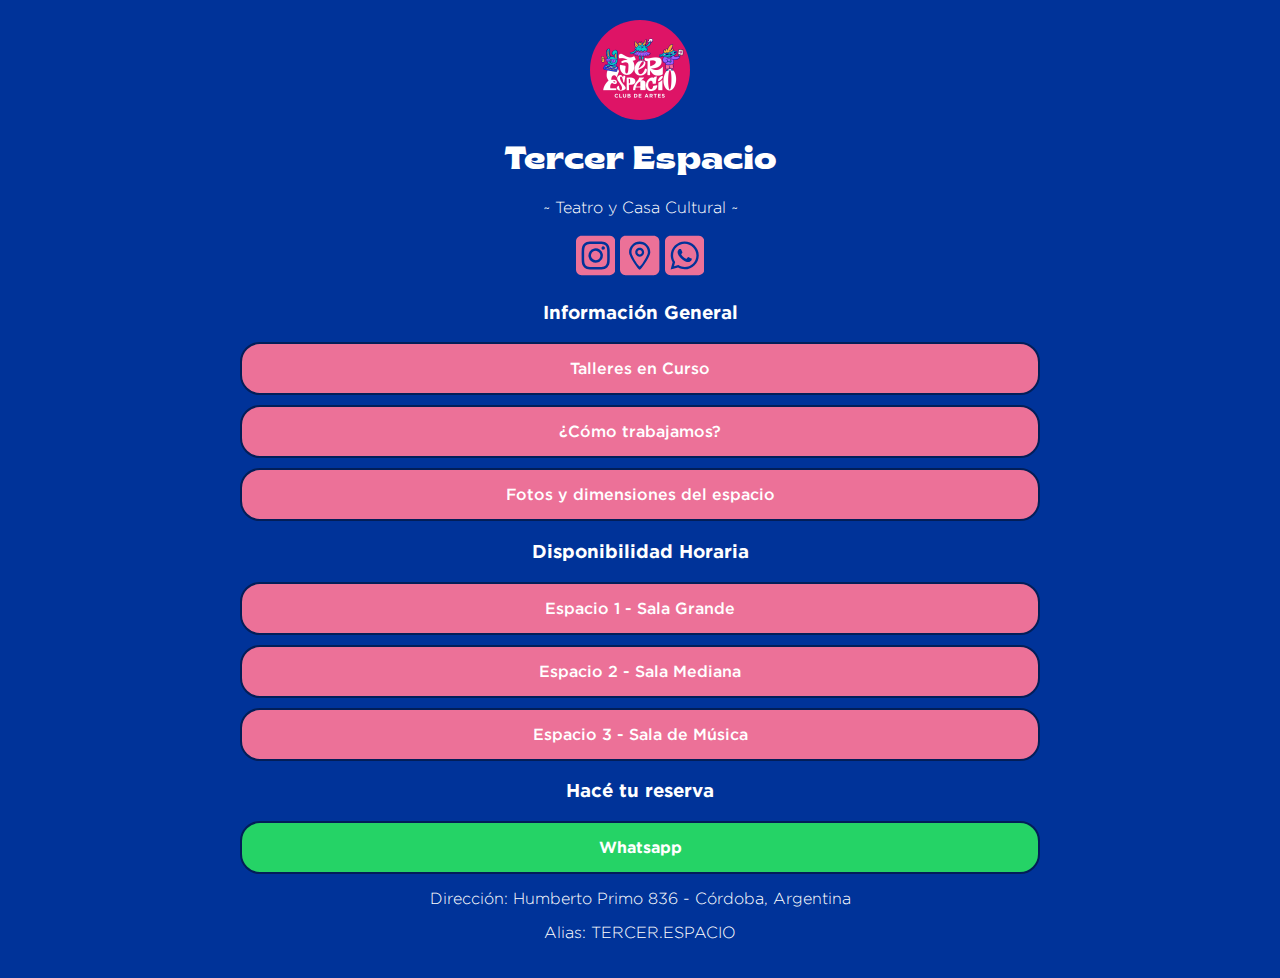
<file: index.html>
<!DOCTYPE html>
<html lang="es">
  <head>
    <meta
      name="description"
      content="Links útiles de Tercer Espacio, un espacio cultural con salas disponibles para ensayos artisticos y eventos."
    />
    <meta
      name="keywords"
      content="Tercer Espacio, teatro, Córdoba, ensayos, eventos, arte"
    />
    <meta charset="UTF-8" />
    <meta name="viewport" content="width=device-width, initial-scale=1.0" />
    <title>Tercer Espacio - Links</title>
    <link rel="stylesheet" href="styles.css" />
    <link
      rel="apple-touch-icon"
      sizes="180x180"
      href="assets/favicon/apple-touch-icon.png"
    />
    <link
      rel="icon"
      type="image/png"
      sizes="32x32"
      href="assets/favicon/favicon-32x32.png"
    />
    <link
      rel="icon"
      type="image/png"
      sizes="16x16"
      href="assets/favicon/favicon-16x16.png"
    />
  </head>
  <body>
    <div class="container">
      <div class="profile">
        <img
          src="assets/profile-picture.png"
          alt="Logo de Tercer Espacio"
          class="profile-picture"
        />
        <h1 class="brand-name">Tercer Espacio</h1>
        <p>~ Teatro y Casa Cultural ~</p>
        <div class="social-icons">
          <a
            href="https://www.instagram.com/tercerespacio.cultura/"
            class="social-media-icon"
            target="_blank"
            rel="noopener noreferrer"
          >
            <svg xmlns="http://www.w3.org/2000/svg" viewBox="0 0 448 512">
              <path
                d="M194.4 211.7a53.3 53.3 0 1 0 59.3 88.7 53.3 53.3 0 1 0 -59.3-88.7zm142.3-68.4c-5.2-5.2-11.5-9.3-18.4-12c-18.1-7.1-57.6-6.8-83.1-6.5c-4.1 0-7.9 .1-11.2 .1c-3.3 0-7.2 0-11.4-.1c-25.5-.3-64.8-.7-82.9 6.5c-6.9 2.7-13.1 6.8-18.4 12s-9.3 11.5-12 18.4c-7.1 18.1-6.7 57.7-6.5 83.2c0 4.1 .1 7.9 .1 11.1s0 7-.1 11.1c-.2 25.5-.6 65.1 6.5 83.2c2.7 6.9 6.8 13.1 12 18.4s11.5 9.3 18.4 12c18.1 7.1 57.6 6.8 83.1 6.5c4.1 0 7.9-.1 11.2-.1c3.3 0 7.2 0 11.4 .1c25.5 .3 64.8 .7 82.9-6.5c6.9-2.7 13.1-6.8 18.4-12s9.3-11.5 12-18.4c7.2-18 6.8-57.4 6.5-83c0-4.2-.1-8.1-.1-11.4s0-7.1 .1-11.4c.3-25.5 .7-64.9-6.5-83l0 0c-2.7-6.9-6.8-13.1-12-18.4zm-67.1 44.5A82 82 0 1 1 178.4 324.2a82 82 0 1 1 91.1-136.4zm29.2-1.3c-3.1-2.1-5.6-5.1-7.1-8.6s-1.8-7.3-1.1-11.1s2.6-7.1 5.2-9.8s6.1-4.5 9.8-5.2s7.6-.4 11.1 1.1s6.5 3.9 8.6 7s3.2 6.8 3.2 10.6c0 2.5-.5 5-1.4 7.3s-2.4 4.4-4.1 6.2s-3.9 3.2-6.2 4.2s-4.8 1.5-7.3 1.5l0 0c-3.8 0-7.5-1.1-10.6-3.2zM448 96c0-35.3-28.7-64-64-64H64C28.7 32 0 60.7 0 96V416c0 35.3 28.7 64 64 64H384c35.3 0 64-28.7 64-64V96zM357 389c-18.7 18.7-41.4 24.6-67 25.9c-26.4 1.5-105.6 1.5-132 0c-25.6-1.3-48.3-7.2-67-25.9s-24.6-41.4-25.8-67c-1.5-26.4-1.5-105.6 0-132c1.3-25.6 7.1-48.3 25.8-67s41.5-24.6 67-25.8c26.4-1.5 105.6-1.5 132 0c25.6 1.3 48.3 7.1 67 25.8s24.6 41.4 25.8 67c1.5 26.3 1.5 105.4 0 131.9c-1.3 25.6-7.1 48.3-25.8 67z"
              />
            </svg>
          </a>
          <a
            href="https://maps.app.goo.gl/5aDU4EPv2vWbTUrm8"
            class="social-media-icon"
            target="_blank"
            rel="noopener noreferrer"
          >
          <svg viewBox="0 0 448 512" xmlns="http://www.w3.org/2000/svg">
            <path d="m 223.96,125.21 c -53.62,0 -93.26,39.64 -93.26,93.26 0,40.65 77.19,161.4 93.26,161.4 15.87,0 93.26,-121.33 93.26,-161.4 0,-53.62 -39.64,-93.26 -93.26,-93.26 z m 0,143.8 c -26.91,0 -50.54,-23.64 -50.54,-50.54 0,-26.91 23.64,-50.54 50.54,-50.54 26.91,0 50.54,23.64 50.54,50.54 0,26.91 -23.64,50.54 -50.54,50.54 z m 0,-75.86 c -11.8,0 -25.21,9.37 -25.21,25.31 0,15.53 13.54,25.21 25.21,25.21 14.89,0 25.31,-12.36 25.31,-25.21 0,-12.22 -9.67,-25.31 -25.31,-25.31 z M 384,32 H 64 C 26.93,32 0,60.78 0,96 v 320 c 0,37.68 28.17,64 64,64 h 320 c 38.92,0 64,-31.87 64,-64 V 96 C 448.23,57.69 416.13,32 384,32 Z M 223.96,416.73 c -19.36,0 -120.64,-149.48 -120.64,-198.26 0,-64.46 56.18,-120.64 120.64,-120.64 64.46,0 120.64,56.18 120.64,120.64 -0.19,48.2 -101.67,198.46 -120.64,198.26 z"/>
          </svg>
          </a>
          <a
            href="https://wa.me/+5493518119701?text=Hola!%20Me%20gustar%C3%ADa%20consultarles%20por%20"
            class="social-media-icon"
            target="_blank"
            rel="noopener noreferrer"
          >
            <svg xmlns="http://www.w3.org/2000/svg" viewBox="0 0 448 512">
              <path
                d="M92.1 254.6c0 24.9 7 49.2 20.2 70.1l3.1 5-13.3 48.6L152 365.2l4.8 2.9c20.2 12 43.4 18.4 67.1 18.4h.1c72.6 0 133.3-59.1 133.3-131.8c0-35.2-15.2-68.3-40.1-93.2c-25-25-58-38.7-93.2-38.7c-72.7 0-131.8 59.1-131.9 131.8zM274.8 330c-12.6 1.9-22.4 .9-47.5-9.9c-36.8-15.9-61.8-51.5-66.9-58.7c-.4-.6-.7-.9-.8-1.1c-2-2.6-16.2-21.5-16.2-41c0-18.4 9-27.9 13.2-32.3c.3-.3 .5-.5 .7-.8c3.6-4 7.9-5 10.6-5c2.6 0 5.3 0 7.6 .1c.3 0 .5 0 .8 0c2.3 0 5.2 0 8.1 6.8c1.2 2.9 3 7.3 4.9 11.8c3.3 8 6.7 16.3 7.3 17.6c1 2 1.7 4.3 .3 6.9c-3.4 6.8-6.9 10.4-9.3 13c-3.1 3.2-4.5 4.7-2.3 8.6c15.3 26.3 30.6 35.4 53.9 47.1c4 2 6.3 1.7 8.6-1c2.3-2.6 9.9-11.6 12.5-15.5c2.6-4 5.3-3.3 8.9-2s23.1 10.9 27.1 12.9c.8 .4 1.5 .7 2.1 1c2.8 1.4 4.7 2.3 5.5 3.6c.9 1.9 .9 9.9-2.4 19.1c-3.3 9.3-19.1 17.7-26.7 18.8zM448 96c0-35.3-28.7-64-64-64H64C28.7 32 0 60.7 0 96V416c0 35.3 28.7 64 64 64H384c35.3 0 64-28.7 64-64V96zM148.1 393.9L64 416l22.5-82.2c-13.9-24-21.2-51.3-21.2-79.3C65.4 167.1 136.5 96 223.9 96c42.4 0 82.2 16.5 112.2 46.5c29.9 30 47.9 69.8 47.9 112.2c0 87.4-72.7 158.5-160.1 158.5c-26.6 0-52.7-6.7-75.8-19.3z"
              />
            </svg>
          </a>
        </div>
      </div>
      <h3>Información General</h3>
      <div class="links">
        <a href="talleres/index.html"> Talleres en Curso</a>
        <a
          href="https://drive.google.com/file/d/1q9fUAtGcjSjz7gNuPGuWBpeu7rSgCCp8/view"
        >
          ¿Cómo trabajamos?</a
        >
        <a
          href="https://drive.google.com/file/d/1rr7gzHakELS6Se6ycWI_bu9gW1nGNzhf/view"
        >
          Fotos y dimensiones del espacio</a
        >
      </div>
      <h3>Disponibilidad Horaria</h3>
      <div class="links">
        <a href="horarios/espacio-1.html"> Espacio 1 - Sala Grande</a>
        <a href="horarios/espacio-2.html"> Espacio 2 - Sala Mediana</a>
        <a href="horarios/espacio-3.html"> Espacio 3 - Sala de Música</a>
      </div>
      <h3>Hacé tu reserva</h3>
      <div class="links">
        <a
          href="https://wa.me/+5493518119701?text=Hola!%20Me%20gustar%C3%ADa%20consultarles%20por%20"
          id="wpp-btn"
          target="_blank"
          rel="noopener noreferrer"
          >Whatsapp</a
        >
      </div>
      <p>Dirección: Humberto Primo 836 - Córdoba, Argentina</p>
      <p>Alias: TERCER.ESPACIO</p>
    </div>
  </body>
</html>
</file>
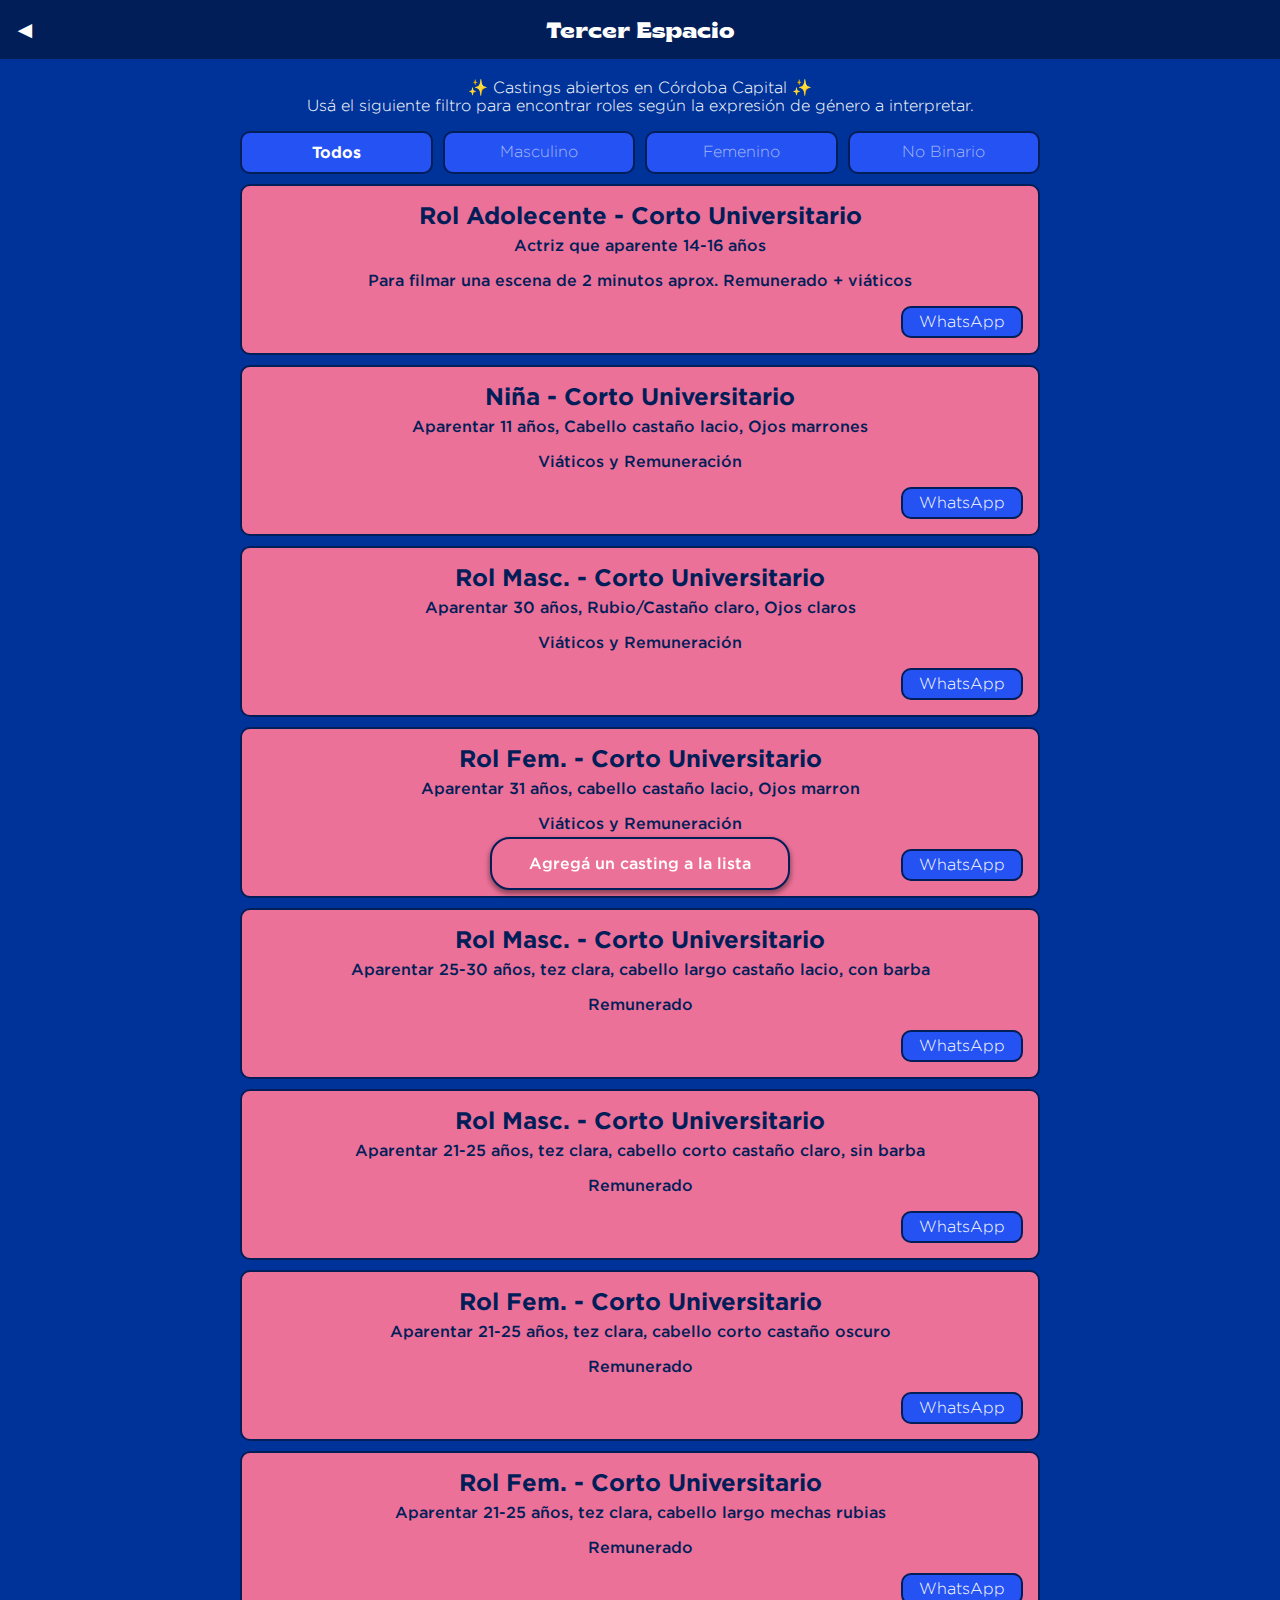
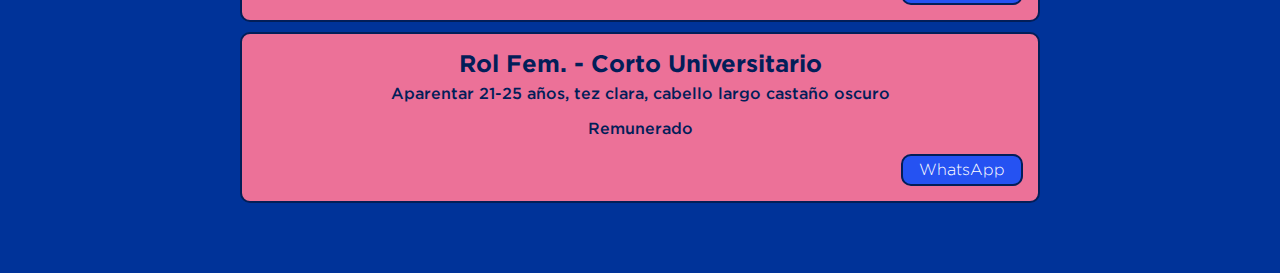
<file: castings/index.html>
<!DOCTYPE html>
<html lang="es">

<head>
  <meta charset="UTF-8" />
  <meta name="viewport" content="width=device-width, initial-scale=1.0" />
  <meta name="description"
    content="Información sobre Tercer Espacio, un espacio cultural con salas disponibles para ensayos artisticos y eventos." />
  <meta name="keywords" content="Tercer Espacio, teatro, Córdoba, ensayos, eventos, arte" />
  <title>Tercer Espacio - Castings</title>
  <link rel="stylesheet" href="../styles.css" />
  <link rel="apple-touch-icon" sizes="180x180" href="../assets/favicon/apple-touch-icon.png" />
  <link rel="icon" type="image/png" sizes="32x32" href="../assets/favicon/favicon-32x32.png" />
  <link rel="icon" type="image/png" sizes="16x16" href="../assets/favicon/favicon-16x16.png" />
</head>
<script src="castings.js"></script>

<body>
  <div class="navbar">
    <a href="https://tercerespacio.com.ar/" class="nav-back">◄</a>
    <span class="brand-name nav-title">Tercer Espacio</span>
  </div>
  <div class="container navbar-margin">
    <p>
      ✨ Castings abiertos en Córdoba Capital ✨ </br>
      Usá el siguiente filtro para encontrar roles según la expresión de género a interpretar.
    </p>
    <div class="filter-container">
      <label class="filter-option">
        <input type="radio" name="role-filter" value="any" checked="true" id="defaultGenderOption">
        <span>Todos</span>
      </label>
      <label class="filter-option">
        <input type="radio" name="role-filter" value="male">
        <span>Masculino</span>
      </label>
      <label class="filter-option">
        <input type="radio" name="role-filter" value="female">
        <span>Femenino</span>
      </label>
      <label class="filter-option">
        <input type="radio" name="role-filter" value="non-binary">
        <span>No Binario</span>
      </label>
    </div>
    <div id="castings-container">
      <!-- Esto se llena con el script de ./castings.js -->
    </div>
    <div class="links floating-btn">
      <a href="https://wa.me/+5493518119701?text=Hola%20Tercer%20Espacio%21%20Les%20mando%20un%20casting%20para%20sumar%20a%20su%20p%C3%A1gina%3A%0A_%28y%20soy%20consciente%20de%20que%20s%C3%B3lo%20se%20publican%20castings%20que%20paguen%20al%20menos%20vi%C3%A1ticos%29_%0A%0A%2AT%C3%ADtulo%20de%20la%20propuesta%3A%2A%20%0A%2AFisic%20to%20rol%3A%2A%20%28opcional%29%0A%2ADescripci%C3%B3n%20de%20la%20propuesta%3A%2A%20%0A%2ATel%C3%A9fono%20de%20contacto%3A%2A%20%0A%2AInfo%20necesaria%20para%20aplicar%3A%2A%20Fotos%20de%20cara%20y%20cuerpo%20completo%0A%2ALink%20con%20m%C3%A1s%20informaci%C3%B3n%3A%2A%20%28opcional%29%0A%2ARemuneraci%C3%B3n%3A%2A%20Vi%C3%A1ticos%0A%2AFecha%20de%20vencimiento%20de%20la%20publicaci%C3%B3n%3A%2A%20"
        target="_blank" rel="noopener noreferrer" class="box-shadow">Agregá un casting a la lista</a>
    </div>
  </div>
  </div>
</body>

<style>
  .filter-container {
    display: flex;
    flex-wrap: wrap;
    width: 100%;
    gap: 10px;
  }

  .filter-option {
    flex: 1;
    padding: 10px;
    border-radius: 10px;
    border: 2px solid #021e58;
    background-color: #2552f2;
    color: #a3b7f4;
    cursor: pointer;
    text-align: center;
    transition: background-color 0.18s ease;
    min-width: max-content;
  }

  .filter-option:hover {
    background-color: #7a8af4;
  }

  .filter-option input[type="radio"] {
    display: none;
  }

  .filter-option input[type="radio"]:checked+span {
    font-weight: bold;
    color: white;
  }

  .container {
    margin-bottom: 40px;
  }
</style>

</html>
</file>
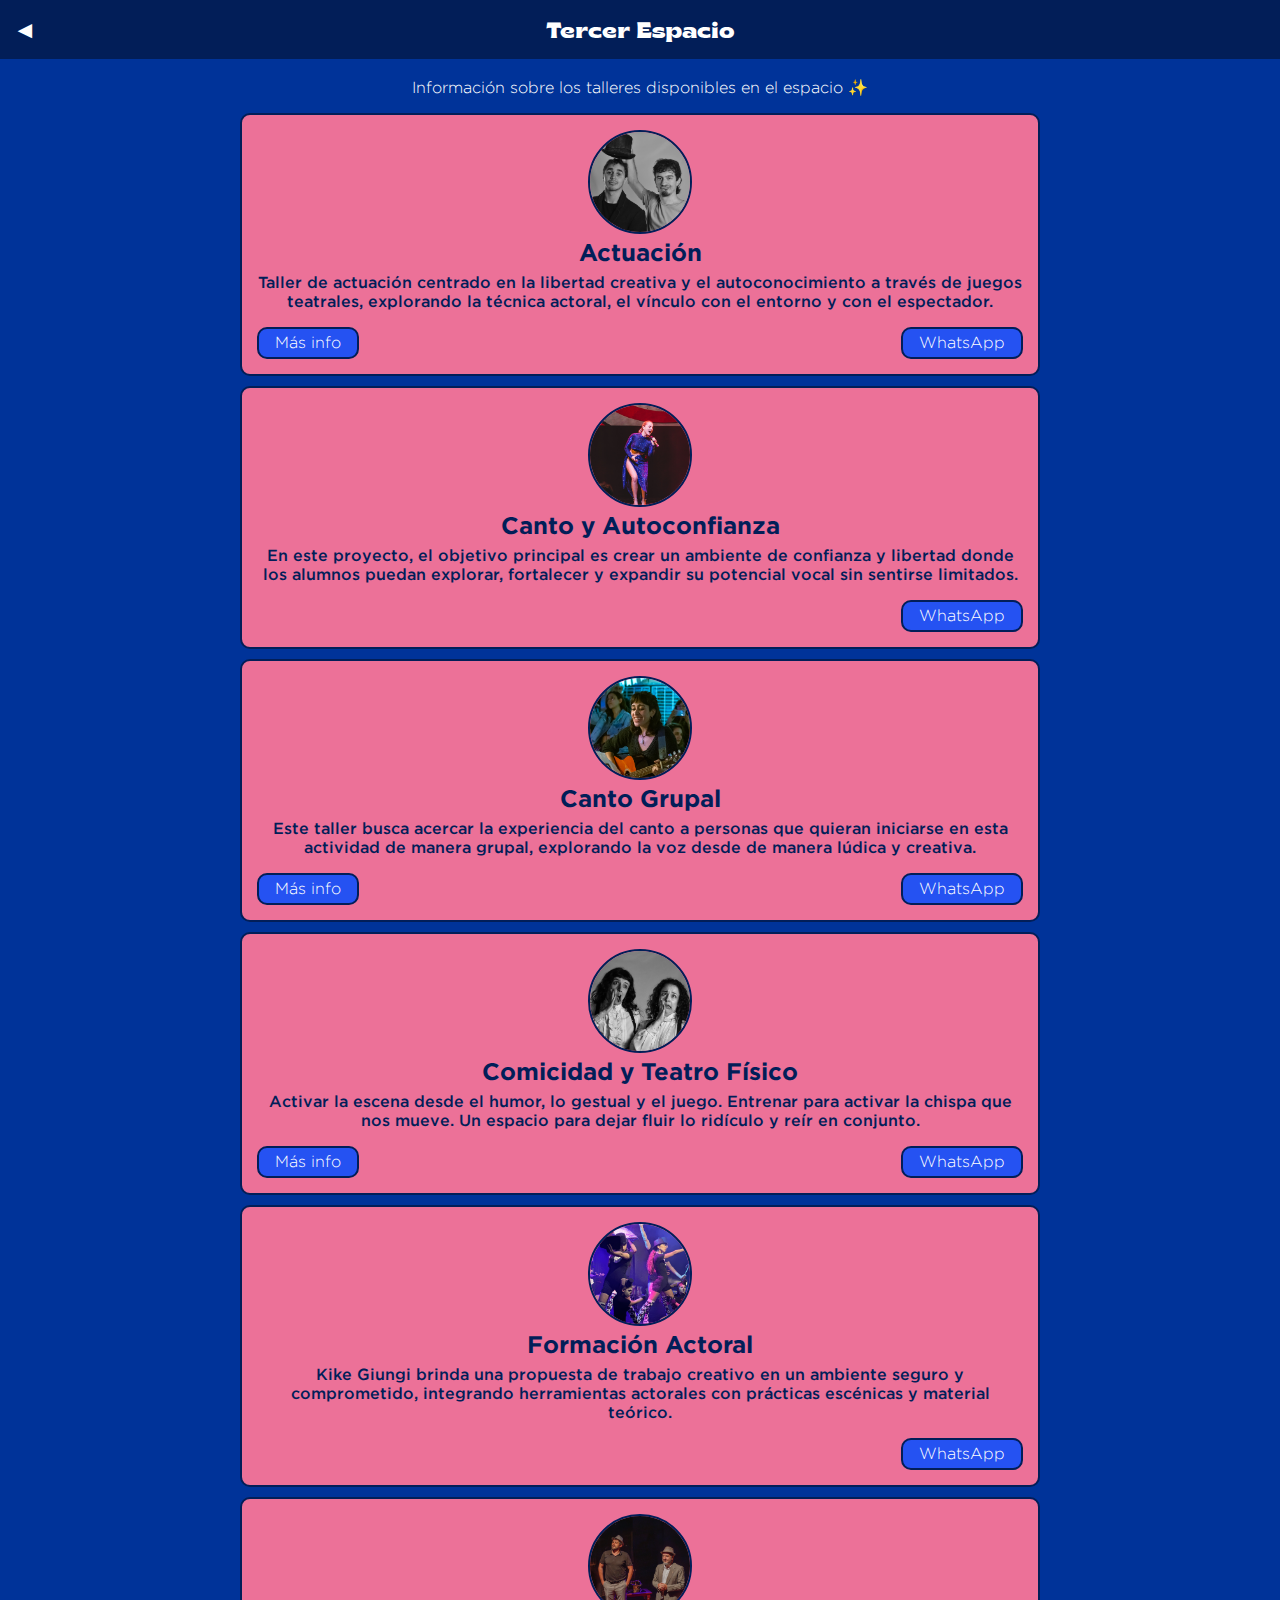
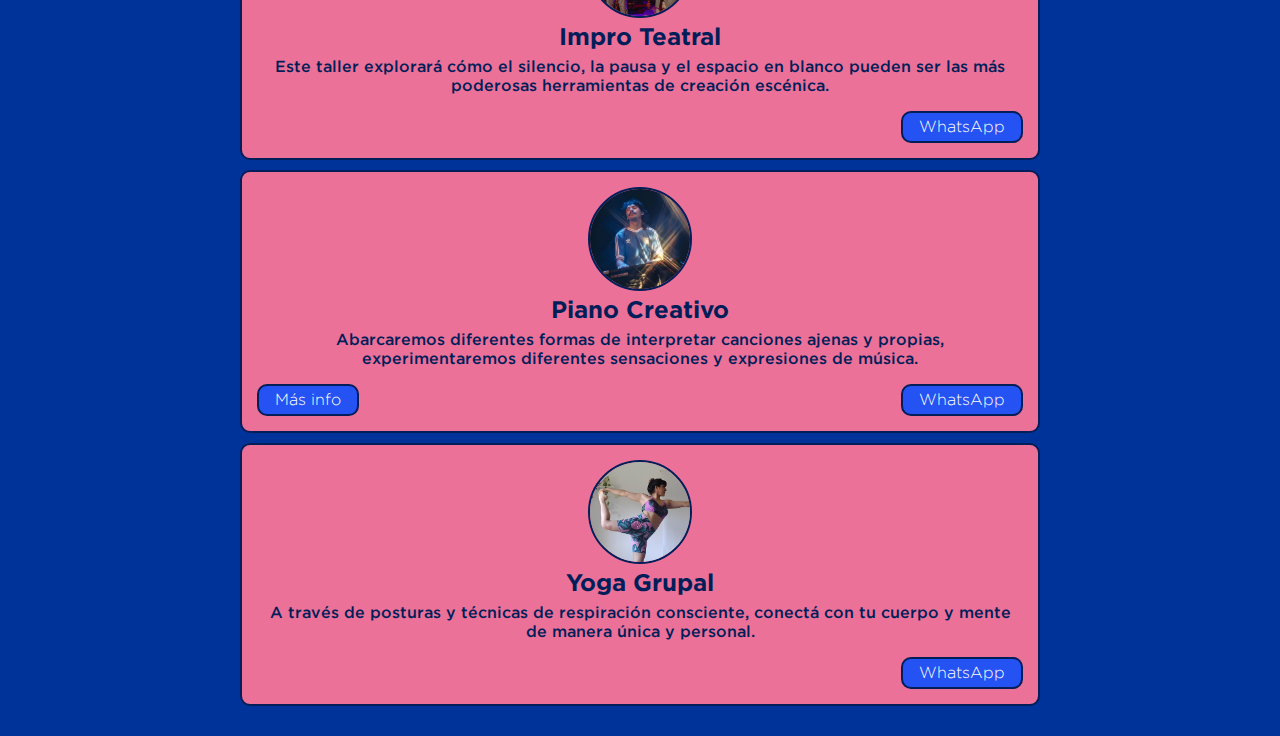
<file: talleres/index.html>
<!DOCTYPE html>
<html lang="es">
  <head>
    <meta charset="UTF-8" />
    <meta name="viewport" content="width=device-width, initial-scale=1.0" />
    <meta
      name="description"
      content="Información sobre Tercer Espacio, un espacio cultural con salas disponibles para ensayos artisticos y eventos."
    />
    <meta
      name="keywords"
      content="Tercer Espacio, teatro, Córdoba, ensayos, eventos, arte"
    />
    <title>Tercer Espacio - Talleres</title>
    <link rel="stylesheet" href="../styles.css" />
    <link
      rel="apple-touch-icon"
      sizes="180x180"
      href="../assets/favicon/apple-touch-icon.png"
    />
    <link
      rel="icon"
      type="image/png"
      sizes="32x32"
      href="../assets/favicon/favicon-32x32.png"
    />
    <link
      rel="icon"
      type="image/png"
      sizes="16x16"
      href="../assets/favicon/favicon-16x16.png"
    />
  </head>
  <body>
    <div class="navbar">
      <a
        href="https://tercerespacio.com.ar/"
        class="nav-back"
        >◄</a
      >
      <span class="brand-name nav-title">Tercer Espacio</span>
    </div>
    <div class="container navbar-margin">
      <p>Información sobre los talleres disponibles en el espacio ✨</p>

      <div class="workshop-card">
        <img
          src="../assets/workshops/actuacion.png"
          class="workshop-img"
          alt="Imagen para el taller de actuación"
        />
        <h2>Actuación</h2>
        <p>
          Taller de actuación centrado en la libertad creativa y el
          autoconocimiento a través de juegos teatrales, explorando la técnica
          actoral, el vínculo con el entorno y con el espectador.
        </p>
        <div class="workshop-buttons">
          <a
            href="https://www.instagram.com/p/DGRdwTQxJQi/"
            target="_blank"
            rel="noopener noreferrer"
            >Más info</a
          >
          <a
            title="Chatear con la persona encargada por WhatsApp"
            href="https://wa.me/5492664560119?text=Hola%21%20Me%20interesa%20el%20taller%20de%20Actuaci%C3%B3n%20que%20dan%20en%20Tercer%20Espacio"
            target="_blank"
            rel="noopener noreferrer"
            class="wpp-btn"
            >WhatsApp</a
          >
        </div>
      </div>

      <div class="workshop-card">
        <img
          src="../assets/workshops/canto-autoconfianza.png"
          class="workshop-img"
          alt="Imagen para el taller de canto y autoconfianza"
        />
        <h2>Canto y Autoconfianza</h2>
        <p>
          En este proyecto, el objetivo principal es crear un ambiente de
          confianza y libertad donde los alumnos puedan explorar, fortalecer y
          expandir su potencial vocal sin sentirse limitados.
        </p>
        <div class="workshop-buttons">
          <a
            href="https://drive.google.com/file/d/1DC1typSi4WJbvGaRTKWo6GiCEWqpNYlR/view?usp=sharing"
            target="_blank"
            rel="noopener noreferrer"
            style="visibility: hidden"
            >Más info</a
          >
          <a
            title="Chatear con la persona encargada por WhatsApp"
            href="https://wa.me/5493583403712?text=Hola%21%20Me%20interesa%20el%20taller%20de%20Canto%20y%20Autoconfianza%20que%20dan%20en%20Tercer%20Espacio"
            target="_blank"
            rel="noopener noreferrer"
            class="wpp-btn"
            >WhatsApp</a
          >
        </div>
      </div>

      <div class="workshop-card">
        <img
          src="../assets/workshops/canto-grupal.png"
          class="workshop-img"
          alt="Imagen para el taller de canto grupal"
        />
        <h2>Canto Grupal</h2>
        <p>
          Este taller busca acercar la experiencia del canto a personas que
          quieran iniciarse en esta actividad de manera grupal, explorando la
          voz desde de manera lúdica y creativa.
        </p>
        <div class="workshop-buttons">
          <a
            href="https://www.instagram.com/p/DGUETEAxXP8/"
            target="_blank"
            rel="noopener noreferrer"
            >Más info</a
          >
          <a
            title="Chatear con la persona encargada por WhatsApp"
            href="https://wa.me/5493512106403?text=Hola%21%20Me%20interesa%20el%20taller%20de%20Canto%20Grupal%20que%20dan%20en%20Tercer%20Espacio"
            target="_blank"
            rel="noopener noreferrer"
            class="wpp-btn"
            >WhatsApp</a
          >
        </div>
      </div>

      <div class="workshop-card">
        <img
          src="../assets/workshops/comicidad.png"
          class="workshop-img"
          alt="Imagen para el taller de comicidad y teatro físico"
        />
        <h2>Comicidad y Teatro Físico</h2>
        <p>
          Activar la escena desde el humor, lo gestual y el juego. Entrenar para
          activar la chispa que nos mueve. Un espacio para dejar fluir lo
          ridículo y reír en conjunto.
        </p>
        <div class="workshop-buttons">
          <a
            href="https://drive.google.com/file/d/1DC1typSi4WJbvGaRTKWo6GiCEWqpNYlR/view?usp=sharing"
            target="_blank"
            rel="noopener noreferrer"
            >Más info</a
          >
          <a
            title="Chatear con la persona encargada por WhatsApp"
            href="https://wa.me/5493513167259?text=Hola%21%20Me%20interesa%20el%20taller%20de%20Comicidad%20y%20Teatro%20F%C3%ADsico%20que%20dan%20en%20Tercer%20Espacio"
            target="_blank"
            rel="noopener noreferrer"
            class="wpp-btn"
            >WhatsApp</a
          >
        </div>
      </div>

      <div class="workshop-card">
        <img
          src="../assets/workshops/kike.png"
          class="workshop-img"
          alt="Imagen para el taller de formación actoral"
        />
        <h2>Formación Actoral</h2>
        <p>
          Kike Giungi brinda una propuesta de trabajo creativo en un ambiente
          seguro y comprometido, integrando herramientas actorales con prácticas
          escénicas y material teórico.
        </p>
        <div class="workshop-buttons">
          <a
            href=""
            target="_blank"
            rel="noopener noreferrer"
            style="visibility: hidden"
            >Más info</a
          >
          <a
            title="Chatear con la persona encargada por WhatsApp"
            href="https://wa.me/5493516147287?text=Hola%21%20Me%20interesa%20el%20taller%20de%20Formaci%C3%B3n%20Actoral%20que%20dan%20en%20Tercer%20Espacio"
            target="_blank"
            rel="noopener noreferrer"
            class="wpp-btn"
            >WhatsApp</a
          >
        </div>
      </div>

      <div class="workshop-card">
        <img
          src="../assets/workshops/impro.png"
          class="workshop-img"
          alt="Imagen para el taller de impro teatral"
        />
        <h2>Impro Teatral</h2>
        <p>
          Este taller explorará cómo el silencio, la pausa y el espacio en
          blanco pueden ser las más poderosas herramientas de creación escénica.
        </p>
        <div class="workshop-buttons">
          <a
            href=""
            target="_blank"
            rel="noopener noreferrer"
            style="visibility: hidden"
            >Más info</a
          >
          <a
            title="Chatear con la persona encargada por WhatsApp"
            href="https://wa.me/5493517391987?text=Hola%21%20Me%20interesa%20el%20taller%20de%20Impro%20Teatral%20que%20dan%20en%20Tercer%20Espacio"
            target="_blank"
            rel="noopener noreferrer"
            class="wpp-btn"
            >WhatsApp</a
          >
        </div>
      </div>

      <div class="workshop-card">
        <img
          src="../assets/workshops/piano.png"
          class="workshop-img"
          alt="Imagen para el taller de piano creativo"
        />
        <h2>Piano Creativo</h2>
        <p>
          Abarcaremos diferentes formas de interpretar canciones ajenas y
          propias, experimentaremos diferentes sensaciones y expresiones de
          música.
        </p>
        <div class="workshop-buttons">
          <a
            href="https://www.instagram.com/share/BAIhOOwFrc"
            target="_blank"
            rel="noopener noreferrer"
            >Más info</a
          >
          <a
            title="Chatear con la persona encargada por WhatsApp"
            href="https://wa.me/5493543314343?text=Hola%21%20Me%20interesa%20el%20taller%20de%20Piano%20Creativo%20que%20dan%20en%20Tercer%20Espacio"
            target="_blank"
            rel="noopener noreferrer"
            class="wpp-btn"
            >WhatsApp</a
          >
        </div>
      </div>

      <div class="workshop-card">
        <img
          src="../assets/workshops/yoga.png"
          class="workshop-img"
          alt="Imagen para el taller de yoga grupal"
        />
        <h2>Yoga Grupal</h2>
        <p>
          A través de posturas y técnicas de respiración consciente, conectá con
          tu cuerpo y mente de manera única y personal.
        </p>
        <div class="workshop-buttons">
          <a
            href="taller1.pdf"
            target="_blank"
            rel="noopener noreferrer"
            style="visibility: hidden"
            >Más info</a
          >
          <a
            title="Chatear con la persona encargada por WhatsApp"
            href="https://wa.me/5493516992321?text=Hola%21%20Me%20interesa%20el%20taller%20de%20Yoga%20Grupal%20que%20dan%20en%20Tercer%20Espacio"
            target="_blank"
            rel="noopener noreferrer"
            class="wpp-btn"
            >WhatsApp</a
          >
        </div>
      </div>
    </div>
  </body>
</html>
</file>
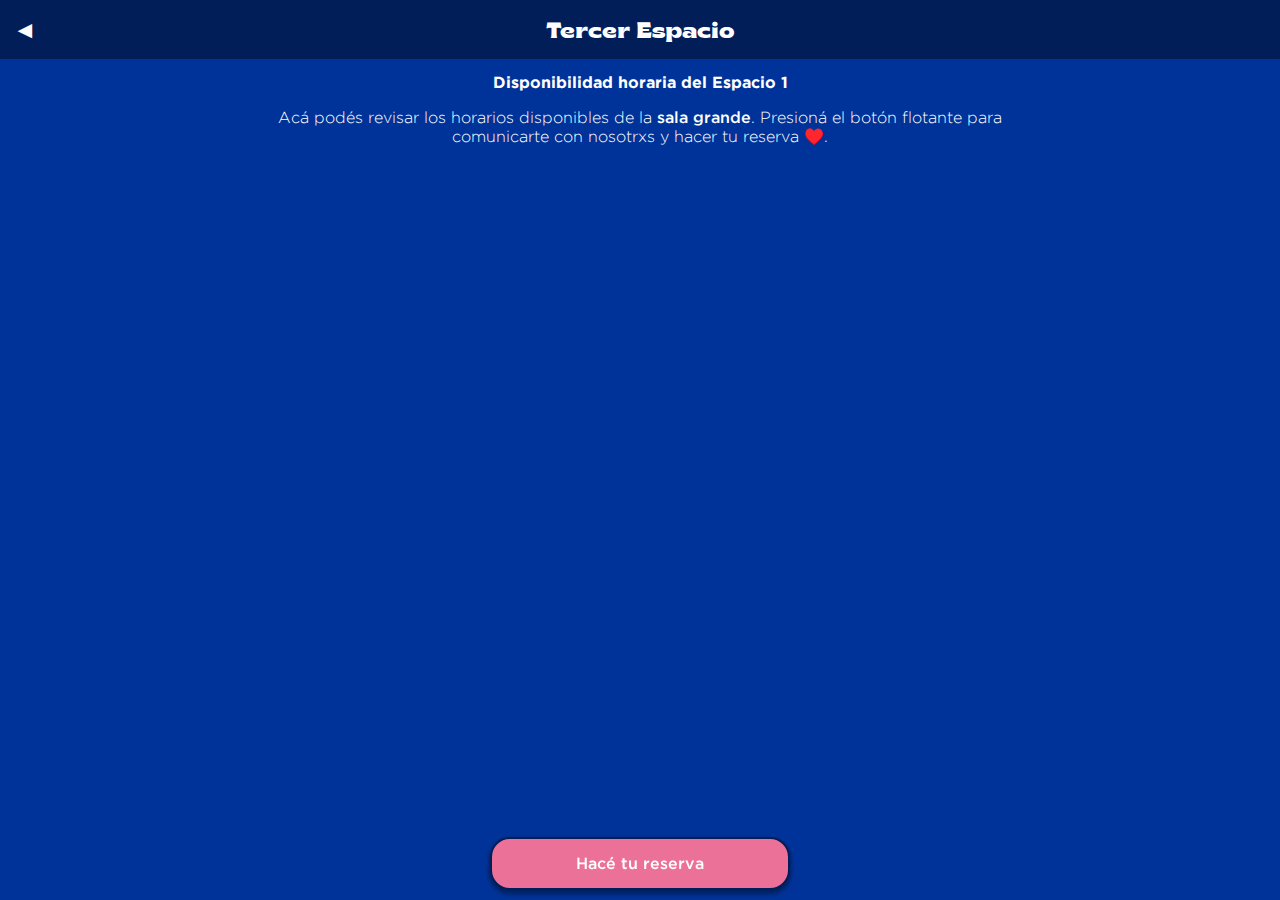
<file: horarios/espacio-1.html>
<!DOCTYPE html>
<html lang="es">
  <head>
    <meta charset="UTF-8" />
    <meta name="viewport" content="width=device-width, initial-scale=1.0" />
    <meta
      name="description"
      content="Información sobre Tercer Espacio, un espacio cultural con salas disponibles para ensayos artisticos y eventos."
    />
    <meta
      name="keywords"
      content="Tercer Espacio, teatro, Córdoba, ensayos, eventos, arte"
    />
    <title>Tercer Espacio - Talleres</title>
    <link rel="stylesheet" href="../styles.css" />
    <link
      rel="apple-touch-icon"
      sizes="180x180"
      href="../assets/favicon/apple-touch-icon.png"
    />
    <link
      rel="icon"
      type="image/png"
      sizes="32x32"
      href="../assets/favicon/favicon-32x32.png"
    />
    <link
      rel="icon"
      type="image/png"
      sizes="16x16"
      href="../assets/favicon/favicon-16x16.png"
    />
  </head>
  <body>
    <div class="navbar">
      <a
        href="https://tercerespacio.com.ar/"
        class="nav-back"
        >◄</a
      >
      <span class="brand-name nav-title">Tercer Espacio</span>
    </div>
    <div class="container navbar-margin" style="margin-bottom: 12px">
      <h1 style="font-size: 1em">Disponibilidad horaria del Espacio 1</h1>
      <p>
        Acá podés revisar los horarios disponibles de la <b>sala grande</b>.
        Presioná el botón flotante para comunicarte con nosotrxs y hacer tu
        reserva ♥️.
      </p>
      <iframe
        src="https://calendar.google.com/calendar/embed?height=600&wkst=2&ctz=America%2FArgentina%2FCordoba&showPrint=0&showTitle=0&showCalendars=0&mode=WEEK&showTz=0&src=YjdhNzQ3NDQ2N2Q4ZTg5NWZiMGM4MWYyZjA2MzY0MDQyNDE0ZjZlNzdkYzYxZmUwYWM5NTNhYTMwMTY0NmFiZEBncm91cC5jYWxlbmRhci5nb29nbGUuY29t&color=%239266FF"
        width="100%"
        height="600"
        frameborder="0"
        scrolling="no"
      ></iframe>
    </div>
    <div class="links floating-btn">
      <a
        href="https://wa.me/+5493518119701?text=Hola%21%20Me%20gustar%C3%ADa%20reservar%20un%20horario%20en%20el%20ESPACIO%201"
        target="_blank"
        rel="noopener noreferrer"
        class="box-shadow"
        >Hacé tu reserva</a
      >
    </div>
  </body>
</html>
</file>
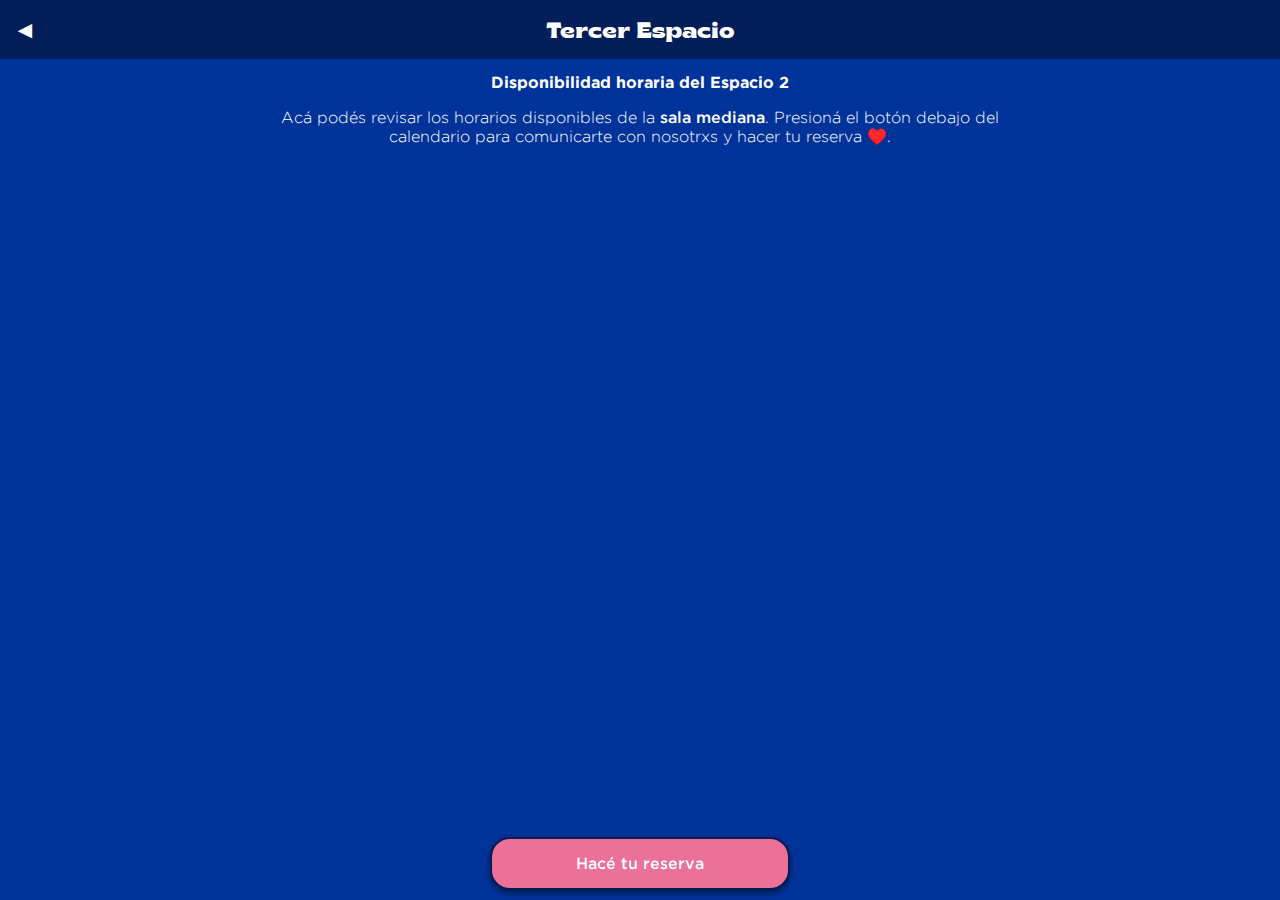
<file: horarios/espacio-2.html>
<!DOCTYPE html>
<html lang="es">
  <head>
    <meta charset="UTF-8" />
    <meta name="viewport" content="width=device-width, initial-scale=1.0" />
    <meta
      name="description"
      content="Información sobre Tercer Espacio, un espacio cultural con salas disponibles para ensayos artisticos y eventos."
    />
    <meta
      name="keywords"
      content="Tercer Espacio, teatro, Córdoba, ensayos, eventos, arte"
    />
    <title>Tercer Espacio - Talleres</title>
    <link rel="stylesheet" href="../styles.css" />
    <link
      rel="apple-touch-icon"
      sizes="180x180"
      href="../assets/favicon/apple-touch-icon.png"
    />
    <link
      rel="icon"
      type="image/png"
      sizes="32x32"
      href="../assets/favicon/favicon-32x32.png"
    />
    <link
      rel="icon"
      type="image/png"
      sizes="16x16"
      href="../assets/favicon/favicon-16x16.png"
    />
  </head>
  <body>
    <div class="navbar">
      <a
        href="https://tercerespacio.com.ar/"
        class="nav-back"
        >◄</a
      >
      <span class="brand-name nav-title">Tercer Espacio</span>
    </div>
    <div class="container navbar-margin">
      <h1 style="font-size: 1em">Disponibilidad horaria del Espacio 2</h1>
      <p>
        Acá podés revisar los horarios disponibles de la <b>sala mediana</b>.
        Presioná el botón debajo del calendario para comunicarte con nosotrxs y
        hacer tu reserva ♥️.
      </p>
      <iframe
        src="https://calendar.google.com/calendar/embed?height=600&wkst=2&ctz=America%2FArgentina%2FCordoba&showPrint=0&showTitle=0&showCalendars=0&mode=WEEK&showTz=0&src=NjA2NWU4MzE0YzM3MTg5NDBkZjU5MmNlODY5YTQ0M2I2M2NkODM4ZjQxNzcxMTVmYWRjZTZhOWQ0ZTY5OGUwM0Bncm91cC5jYWxlbmRhci5nb29nbGUuY29t&color=%23F3B24F"
        width="100%"
        height="600"
        frameborder="0"
        scrolling="no"
      ></iframe>
    </div>
      <div class="links floating-btn">
        <a
          href="https://wa.me/+5493518119701?text=Hola%21%20Me%20gustar%C3%ADa%20reservar%20un%20horario%20en%20el%20ESPACIO%202"
          target="_blank"
          rel="noopener noreferrer"
          class="box-shadow"
          >Hacé tu reserva</a
        >
    </div>
  </body>
</html>
</file>
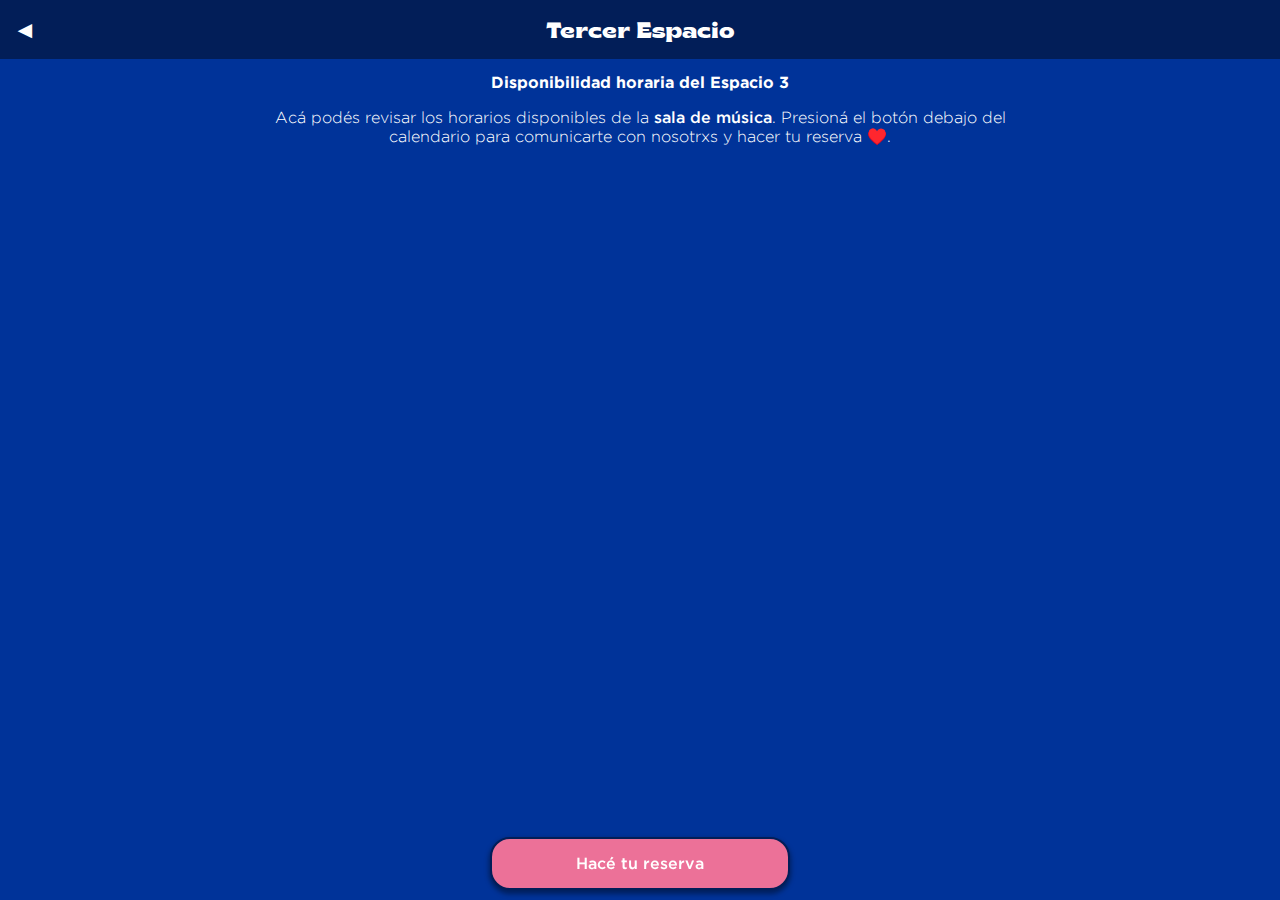
<file: horarios/espacio-3.html>
<!DOCTYPE html>
<html lang="es">
  <head>
    <meta charset="UTF-8" />
    <meta name="viewport" content="width=device-width, initial-scale=1.0" />
    <meta
      name="description"
      content="Información sobre Tercer Espacio, un espacio cultural con salas disponibles para ensayos artisticos y eventos."
    />
    <meta
      name="keywords"
      content="Tercer Espacio, teatro, Córdoba, ensayos, eventos, arte"
    />
    <title>Tercer Espacio - Talleres</title>
    <link rel="stylesheet" href="../styles.css" />
    <link
      rel="apple-touch-icon"
      sizes="180x180"
      href="../assets/favicon/apple-touch-icon.png"
    />
    <link
      rel="icon"
      type="image/png"
      sizes="32x32"
      href="../assets/favicon/favicon-32x32.png"
    />
    <link
      rel="icon"
      type="image/png"
      sizes="16x16"
      href="../assets/favicon/favicon-16x16.png"
    />
  </head>
  <body>
    <div class="navbar">
      <a
        href="https://tercerespacio.com.ar/"
        class="nav-back"
        >◄</a
      >
      <span class="brand-name nav-title">Tercer Espacio</span>
    </div>
    <div class="container navbar-margin">
      <h1 style="font-size: 1em">Disponibilidad horaria del Espacio 3</h1>
      <p>
        Acá podés revisar los horarios disponibles de la <b>sala de música</b>.
        Presioná el botón debajo del calendario para comunicarte con nosotrxs y
        hacer tu reserva ♥️.
      </p>
      <iframe
        src="https://calendar.google.com/calendar/embed?height=600&wkst=2&ctz=America%2FArgentina%2FCordoba&showPrint=0&showTitle=0&showCalendars=0&mode=WEEK&showTz=0&src=OWI0YTIzZTIyNTEyNzA2NWE3M2YwNDZhMTBlMmUxNjZjYWIxNjZkMTJhZGEyN2VlNGMzYWRiN2YyMjYzYjM4M0Bncm91cC5jYWxlbmRhci5nb29nbGUuY29t&color=%2342CCC8"
        style="border-width: 0"
        width="100%"
        height="600"
        frameborder="0"
        scrolling="no"
      >
      </iframe>
    </div>
    <div class="links floating-btn">
      <a
        href="https://wa.me/+5493518119701?text=Hola%21%20Me%20gustar%C3%ADa%20reservar%20un%20horario%20en%20el%20ESPACIO%203"
        target="_blank"
        rel="noopener noreferrer"
        class="box-shadow"
        >Hacé tu reserva</a
      >
    </div>
  </body>
</html>
</file>
<file: styles.css>
@font-face {
    font-family: Brice;
    font-style: bold;
    font-display: swap;
    src: url("./assets/Brice-Bold.otf") format("opentype");
}

@font-face {
    font-family: Gotham;
    font-weight: 400;
    font-style: normal;
    font-display: swap;
    src: url("./assets/Gotham-Medium.otf") format("opentype");
}

@font-face {
    font-family: Gotham;
    font-weight: 300;
    font-style: normal;
    font-display: swap;
    src: url("./assets/Gotham-Light.otf") format("opentype");
}

@font-face {
    font-family: Gotham;
    font-weight: 700;
    font-style: normal;
    font-display: swap;
    src: url("./assets/Gotham-Bold.otf") format("opentype");
}

body {
    font-family: Gotham;
    text-align: center;
    background-color: #003399;
    color: white;
    margin: 0;
    font-weight: 300;
}

a {
    text-decoration: none;
}

.container {
    max-width: 800px;
    margin: auto;
    padding: 20px;
}

.brand-name {
    font-family: Brice;
    font-weight: bold;
}

.profile img {
    width: 100px;
    height: 100px;
    border-radius: 50%;
}

.profile-picture {
    object-fit: cover;
}

.navbar {
    display: grid;
    grid-template-columns: 1fr 1fr 1fr 1fr 1fr;
    grid-template-rows: 1fr;
    gap: 0px 0px;
    grid-template-areas:
        "Back Title Title Title .";
    align-items: flex-end;
    justify-content: space-between;
    background-color: #021e58;
    color: white;
    padding: 15px 0px;
    font-family: Gotham, sans-serif;
    font-weight: bold;
    position: fixed;
    width: 100%;
    top: 0;
}

.navbar a {
    color: white;
    text-decoration: none;
    font-size: 1.2em;
}

.navbar .nav-back {
    grid-area: Back;
    font-size: 1.5em;
    cursor: pointer;
    width: 50px;
}

.nav-title {
    grid-area: Title;
    font-size: 22px;
}

.navbar .nav-back:hover {
    color: #EC7198;
    transition: color 0.18s ease;
}

.navbar-margin {
    margin-top: 42px;
}

.links a {
    display: block;
    background-color: #EC7198;
    color: white;
    padding: 15px;
    margin: 10px 0;
    text-decoration: none;
    border-radius: 20px;
    font-size: 1em;
    border: 2px solid #021E58;
    font-weight: 400;
}

.links a:hover {
    background-color: #F4B3CB;
    transition-property: background-color, color;
    transition-duration: 0.18s;
    transition-timing-function: ease;
}

.box-shadow {
    box-shadow: 0px 3px 5px 1px rgba(0, 0, 0, 0.4);
}

.social-media-icon>svg {
    height: 45px;
    fill: #EC7198;
    transition: fill 0.18s ease;
}

.social-media-icon>svg :hover {
    fill: #F4B3CB;
}

#wpp-btn {
    background-color: #25D366;
    font-weight: bold;
}

.links #wpp-btn:hover {
    background-color: #DCF8C6;
    color: #202020;
}

.workshop-card {
    background-color: #EC7198;
    color: #021e58;
    padding: 15px;
    border-radius: 10px;
    margin: 10px 0;
    text-align: center;
    font-weight: normal;
    border: 2px solid #021E58;
}

.workshop-card>h2 {
    margin: 0;
}

.workshop-card>p {
    margin-top: 0.4em;
}

.workshop-buttons {
    display: flex;
    justify-content: space-between;
    margin-top: 10px;
}

.workshop-buttons>a {
    background-color: #2552F2;
    color: white;
    padding: 0.3em 1em;
    border-radius: 10px;
    text-decoration: none;
    font-weight: 300;
    border: 2px solid #021E58;
}

.workshop-buttons>a:hover {
    background-color: #7A8Af4;
    transition: background-color 0.18s ease;
}

.workshop-img {
    width: 100px;
    height: 100px;
    object-fit: cover;
    border-radius: 100%;
    border: 2px solid #021E58;
}

.floating-btn {
    width: 80%;
    max-width: 300px;
    position: fixed;
    left: 50%;
    bottom: 0px;
    transform: translateX(-50%);
}

@media (max-width: 480px) {
    .container {
        max-width: 95%;
        padding: 15px;
    }

    .links a,
    .workshop-buttons>a {
        font-size: 1em;
        padding: 12px;
    }

    .fix-workshop-title {
        font-size: 20px;
    }
}
</file>
